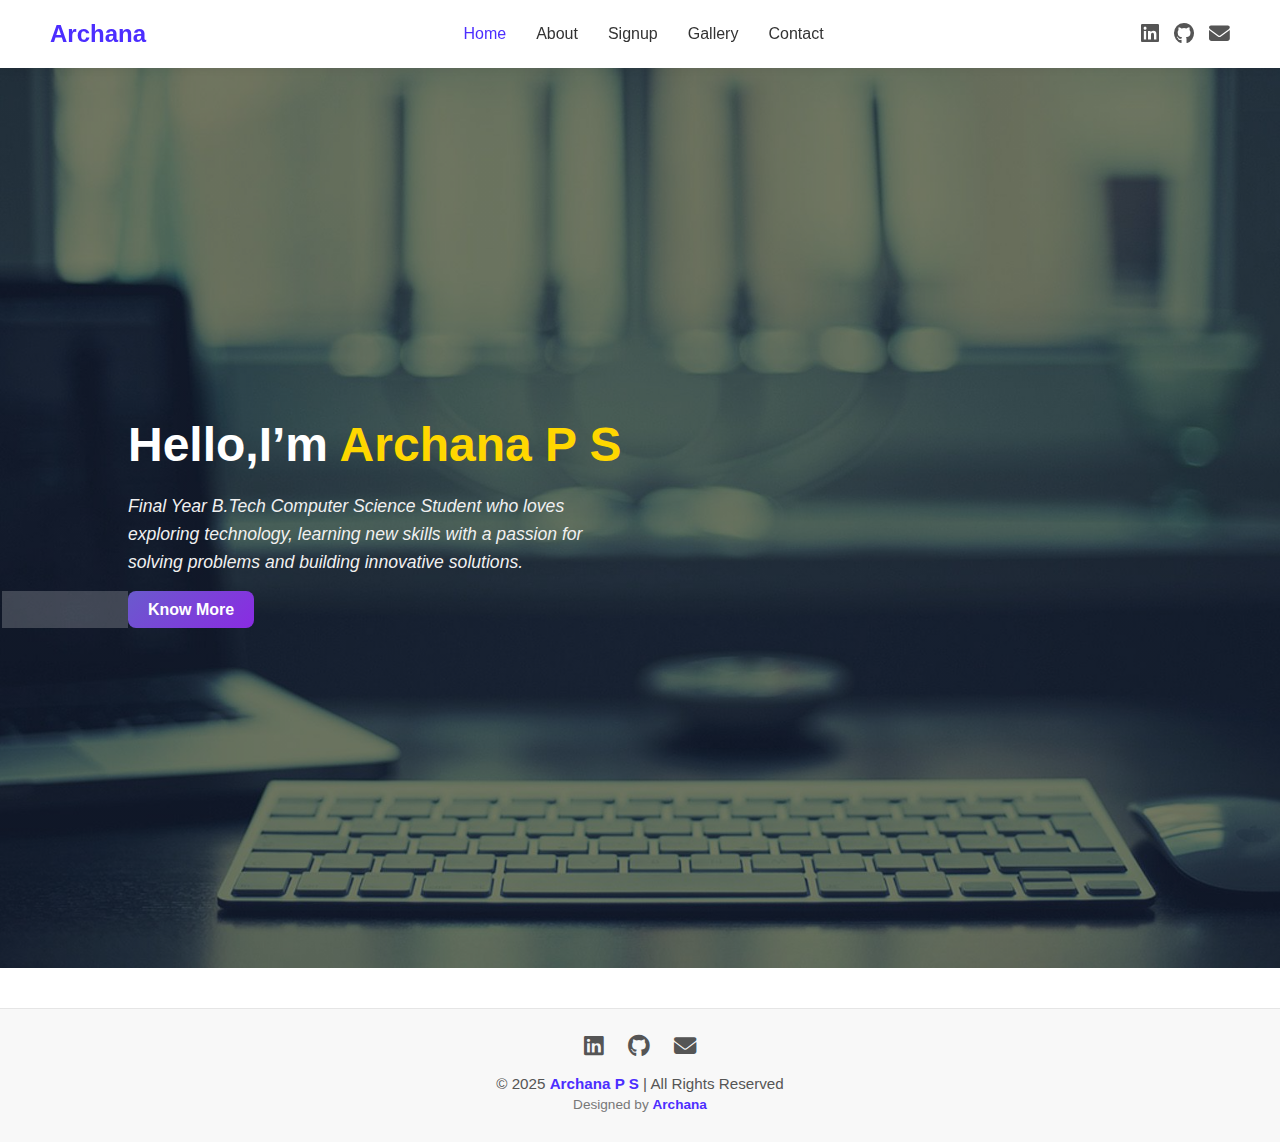
<file: index.html>
<!DOCTYPE html>
<html lang="en">
<head>
  <meta charset="UTF-8">
  <meta name="viewport" content="width=device-width, initial-scale=1.0">
  <title>Archana P S - Portfolio</title>
  <link rel="stylesheet" href="css/style.css">

  <!-- Font Awesome CDN for Icons -->
  <link rel="stylesheet" href="https://cdnjs.cloudflare.com/ajax/libs/font-awesome/6.4.0/css/all.min.css">
</head>
<body>
  <!-- Header -->
  <header>
    <div class="logo">Archana</div>

    <nav>
      <ul>
        <li><a href="index.html" class="active">Home</a></li>
        <li><a href="about.html">About</a></li>
        <li><a href="signup.html">Signup</a></li>
        <li><a href="gallery.html">Gallery</a></li>
        <li><a href="contact.html">Contact</a></li>
      </ul>
    </nav>

    <!-- Social Icons -->
    <div class="social-icons">
      <a href="https://linkedin.com/in/archana-p-s" target="_blank"><i class="fab fa-linkedin"></i></a>
      <a href="https://github.com/archana124git" target="_blank"><i class="fab fa-github"></i></a>
      <a href="mailto:archanaps0000@gmail.com"><i class="fas fa-envelope"></i></a>
    </div>
  </header>

  <!-- Hero Section -->
  <section class="hero">
    <div class="hero-text">
      <h1>Hello,I’m <span>Archana P S</span></h1>
      <p style="font-style: italic;">
        Final Year B.Tech Computer Science Student  who loves exploring technology, learning new skills
        
        with a passion for solving problems and building innovative solutions.
      </p>
      <a href="about.html" class="btn">Know More</a>
    </div>
    
  </section>
  <!-- Footer -->
<footer>
  <div class="footer-social">
    <a href="https://linkedin.com/in/archana-p-s" target="_blank"><i class="fab fa-linkedin"></i></a>
    <a href="https://github.com/archana124git" target="_blank"><i class="fab fa-github"></i></a>
    <a href="mailto:archanaps0000@gmail.com"><i class="fas fa-envelope"></i></a>
  </div>
  <p>&copy; 2025 <span>Archana P S</span> | All Rights Reserved</p>
  <p class="credit">Designed by <span>Archana</span></p>
</footer>

</body>
</html>
</file>
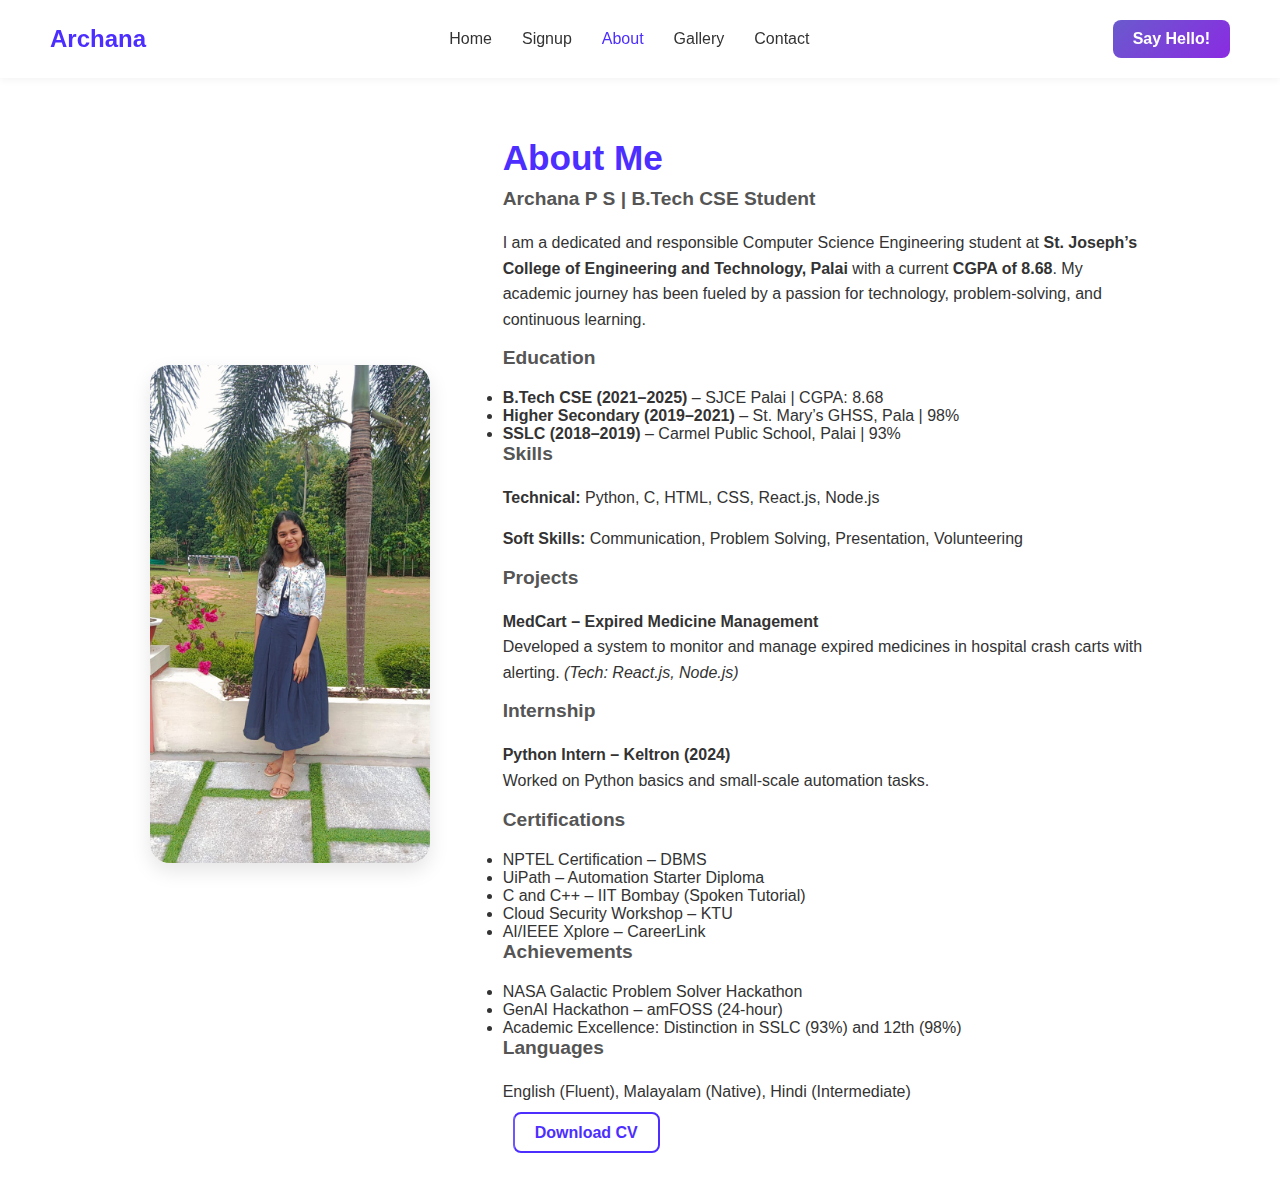
<file: about.html>
<!DOCTYPE html>
<html lang="en">
<head>
  <meta charset="UTF-8">
  <meta name="viewport" content="width=device-width, initial-scale=1.0">
  <title>About Me - Archana P S</title>
  <link rel="stylesheet" href="css/style.css">
</head>
<body>
  <!-- Navigation -->
  <header>
    <div class="logo">Archana</div>
    <nav>
      <ul>
        <li><a href="index.html">Home</a></li>
        <li><a href="signup.html">Signup</a></li>
        <li><a href="about.html" class="active">About</a></li>
        <li><a href="gallery.html">Gallery</a></li>
       
        <li><a href="contact.html">Contact</a></li>
      </ul>
    </nav>
    <a href="contact.html" class="btn">Say Hello!</a>
  </header>

  <!-- About Section -->
  <section class="about">
  <div class="about-left">
    <img src="images/My image.jpg" alt="Archana P S">
    <div class="social-links">
      <a href="https://linkedin.com/in/archana-p-s" target="_blank"><i class="fab fa-linkedin"></i></a>
      <a href="https://github.com/archana124git" target="_blank"><i class="fab fa-github"></i></a>
      <a href="mailto:archanaps0000@gmail.com"><i class="fas fa-envelope"></i></a>
    </div>
  </div>

  <div class="about-right">
    <h2>About Me</h2>
    <h3>Archana P S | B.Tech CSE Student</h3>
    <p>
      I am a dedicated and responsible Computer Science Engineering student at 
      <b>St. Joseph’s College of Engineering and Technology, Palai</b> with a 
      current <b>CGPA of 8.68</b>. My academic journey has been fueled by a 
      passion for technology, problem-solving, and continuous learning.
    </p>

    <h3>Education</h3>
    <ul>
      <li><b>B.Tech CSE (2021–2025)</b> – SJCE Palai | CGPA: 8.68</li>
      <li><b>Higher Secondary (2019–2021)</b> – St. Mary’s GHSS, Pala | 98%</li>
      <li><b>SSLC (2018–2019)</b> – Carmel Public School, Palai | 93%</li>
    </ul>

    <h3>Skills</h3>
    <p><b>Technical:</b> Python, C, HTML, CSS, React.js, Node.js</p>
    <p><b>Soft Skills:</b> Communication, Problem Solving, Presentation, Volunteering</p>

    <h3>Projects</h3>
    <p>
      <b>MedCart – Expired Medicine Management</b><br>
      Developed a system to monitor and manage expired medicines in hospital crash carts 
      with alerting. <i>(Tech: React.js, Node.js)</i>
    </p>

    <h3>Internship</h3>
    <p>
      <b>Python Intern – Keltron (2024)</b><br>
      Worked on Python basics and small-scale automation tasks.
    </p>

    <h3>Certifications</h3>
    <ul>
      <li>NPTEL Certification – DBMS</li>
      <li>UiPath – Automation Starter Diploma</li>
      <li>C and C++ – IIT Bombay (Spoken Tutorial)</li>
      <li>Cloud Security Workshop – KTU</li>
      <li>AI/IEEE Xplore – CareerLink</li>
    </ul>

    <h3>Achievements</h3>
    <ul>
      <li>NASA Galactic Problem Solver Hackathon</li>
      <li>GenAI Hackathon – amFOSS (24-hour)</li>
      <li>Academic Excellence: Distinction in SSLC (93%) and 12th (98%)</li>
    </ul>

    <h3>Languages</h3>
    <p>English (Fluent), Malayalam (Native), Hindi (Intermediate)</p>

    <div class="about-buttons">
      
      <a href="resume/resume.pdf" download class="btn-outline">Download CV</a>
    </div>
  </div>
</section>

</body>
</html>
</file>
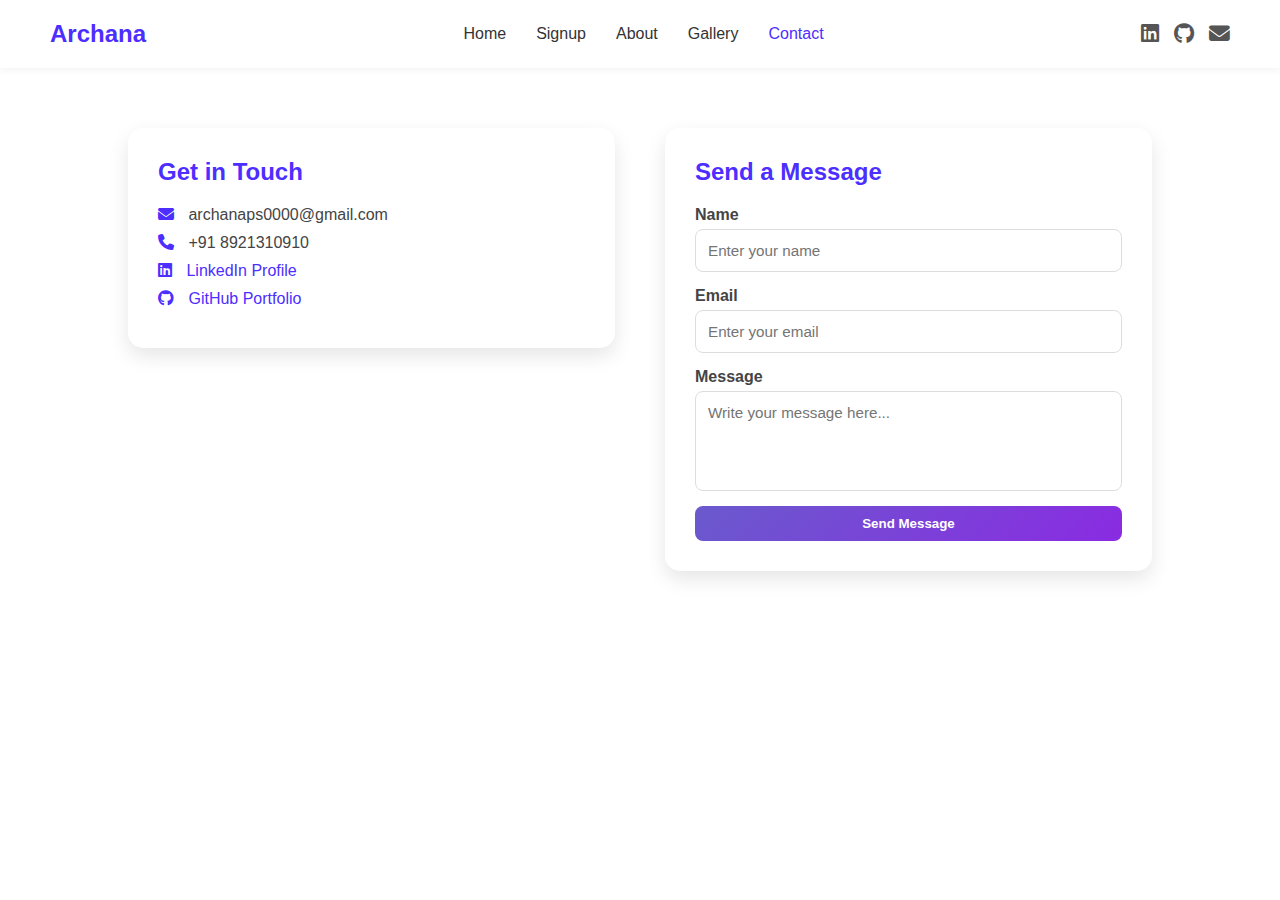
<file: contact.html>
<!DOCTYPE html>
<html lang="en">
<head>
  <meta charset="UTF-8">
  <meta name="viewport" content="width=device-width, initial-scale=1.0">
  <title>Contact - Archana Portfolio</title>
  <link rel="stylesheet" href="css/style.css">

  <!-- Font Awesome for icons -->
  <link rel="stylesheet" href="https://cdnjs.cloudflare.com/ajax/libs/font-awesome/6.4.0/css/all.min.css">
</head>
<body>
  <!-- Header -->
  <header>
    <div class="logo">Archana</div>
    <nav>
      <ul>
        <li><a href="index.html">Home</a></li>
        <li><a href="signup.html">Signup</a></li>
        <li><a href="about.html">About</a></li>
        <li><a href="gallery.html">Gallery</a></li>
        
        <li><a href="contact.html" class="active">Contact</a></li>
      </ul>
    </nav>
    <div class="social-icons">
      <a href="https://linkedin.com/in/archana-p-s" target="_blank"><i class="fab fa-linkedin"></i></a>
      <a href="https://github.com/archana124git" target="_blank"><i class="fab fa-github"></i></a>
      <a href="mailto:archanaps0000@gmail.com"><i class="fas fa-envelope"></i></a>
    </div>
  </header>

  <!-- Contact Section -->
  <section class="contact-section">
    <div class="contact-info">
      <h2>Get in Touch</h2>
      <p><i class="fas fa-envelope"></i> archanaps0000@gmail.com</p>
      <p><i class="fas fa-phone"></i> +91 8921310910</p>
      <p><i class="fab fa-linkedin"></i> <a href="https://linkedin.com/in/archana-p-s" target="_blank">LinkedIn Profile</a></p>
      <p><i class="fab fa-github"></i> <a href="https://github.com/archana124git" target="_blank">GitHub Portfolio</a></p>
    </div>

    <div class="contact-form">
      <h2>Send a Message</h2>
      <form>
        <div class="form-group">
          <label>Name</label>
          <input type="text" placeholder="Enter your name">
        </div>
        <div class="form-group">
          <label>Email</label>
          <input type="email" placeholder="Enter your email">
        </div>
        <div class="form-group">
          <label>Message</label>
          <textarea placeholder="Write your message here..."></textarea>
        </div>
        <button type="submit" class="btn">Send Message</button>
      </form>
    </div>
  </section>
</body>
</html>
</file>
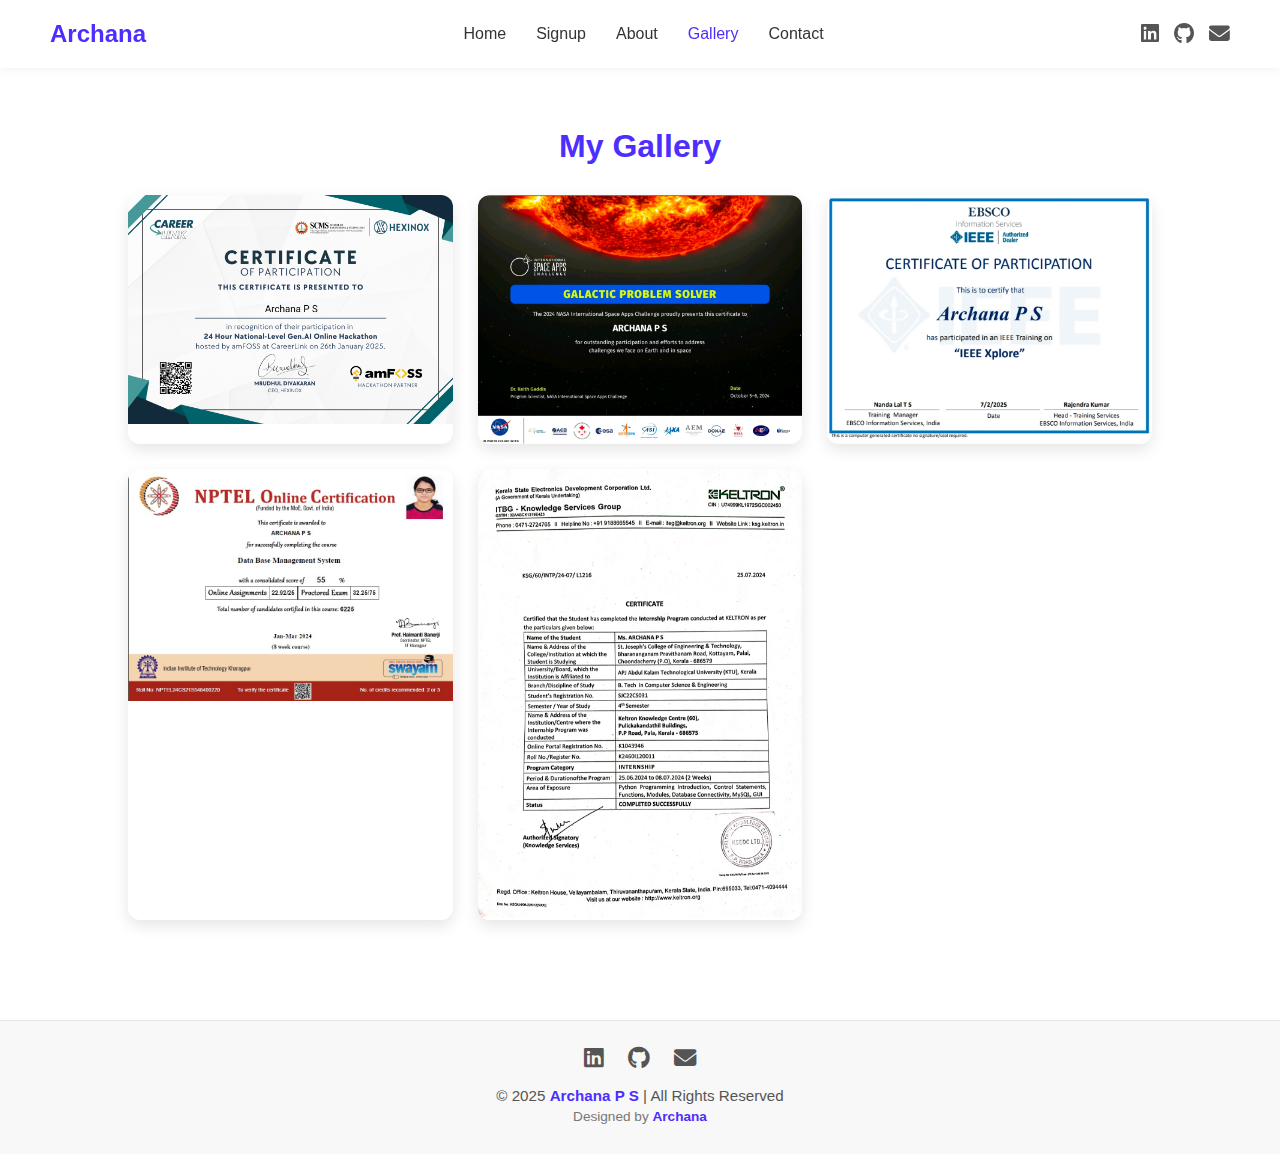
<file: gallery.html>
<!DOCTYPE html>
<html lang="en">
<head>
  <meta charset="UTF-8">
  <meta name="viewport" content="width=device-width, initial-scale=1.0">
  <title>Gallery - Archana Portfolio</title>
  <link rel="stylesheet" href="css/style.css">

  <!-- Font Awesome -->
  <link rel="stylesheet" href="https://cdnjs.cloudflare.com/ajax/libs/font-awesome/6.4.0/css/all.min.css">
</head>
<body>
  <!-- Header -->
  <header>
    <div class="logo">Archana</div>
    <nav>
      <ul>
        <li><a href="index.html">Home</a></li>
        <li><a href="signup.html">Signup</a></li>
        <li><a href="about.html">About</a></li>
        <li><a href="gallery.html" class="active">Gallery</a></li>
        
        <li><a href="contact.html">Contact</a></li>
      </ul>
    </nav>
    <div class="social-icons">
      <a href="https://linkedin.com/in/archana-p-s" target="_blank"><i class="fab fa-linkedin"></i></a>
      <a href="https://github.com/archana124git" target="_blank"><i class="fab fa-github"></i></a>
      <a href="mailto:archanaps0000@gmail.com"><i class="fas fa-envelope"></i></a>
    </div>
  </header>

  <!-- Gallery Section -->
  <section class="gallery-section">
    <h2>My Gallery</h2>
    <div class="gallery-grid">
      <div class="gallery-item"><img src="images/img1.jpg" alt="Project 1"></div>
      <div class="gallery-item"><img src="images/img2.jpg" alt="Hackathon"></div>
      <div class="gallery-item"><img src="images/img3.jpg" alt="College"></div>
      <div class="gallery-item"><img src="images/img4.jpg" alt="Friends"></div>
      <div class="gallery-item"><img src="images/img5.jpg" alt="Achievements"></div>
    
    </div>
  </section>

  <!-- Footer -->
  <footer>
    <div class="footer-social">
      <a href="https://linkedin.com/in/archana-p-s" target="_blank"><i class="fab fa-linkedin"></i></a>
      <a href="https://github.com/archana124git" target="_blank"><i class="fab fa-github"></i></a>
      <a href="mailto:archanaps0000@gmail.com"><i class="fas fa-envelope"></i></a>
    </div>
    <p>&copy; 2025 <span>Archana P S</span> | All Rights Reserved</p>
    <p class="credit">Designed by <span>Archana</span></p>
  </footer>
</body>
</html>
</file>
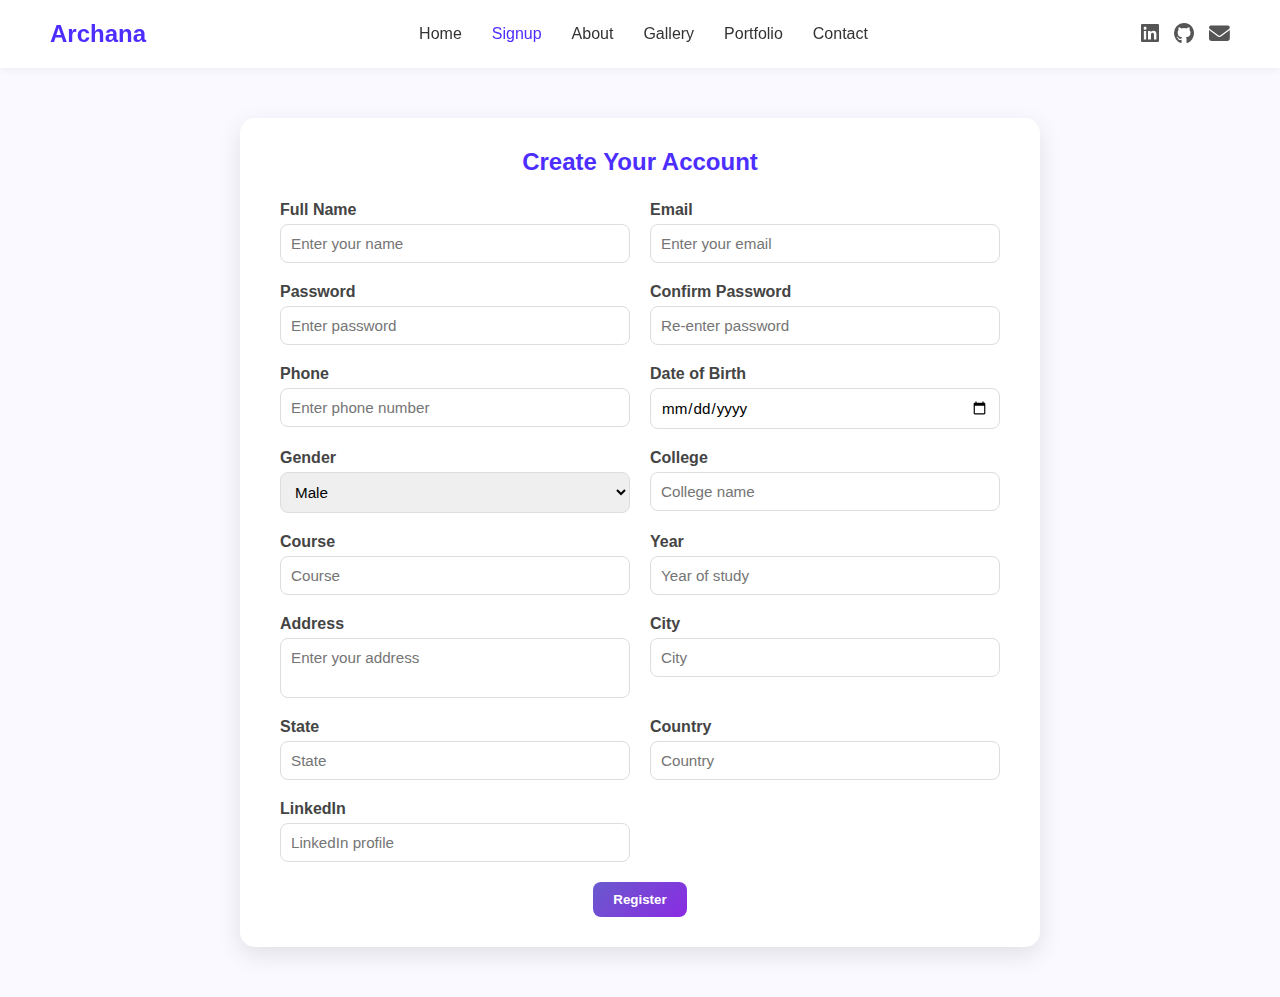
<file: signup.html>
<!DOCTYPE html>
<html lang="en">
<head>
  <meta charset="UTF-8">
  <meta name="viewport" content="width=device-width, initial-scale=1.0">
  <title>Signup - Archana Portfolio</title>
  <link rel="stylesheet" href="css/style.css">

  <!-- Font Awesome for icons -->
  <link rel="stylesheet" href="https://cdnjs.cloudflare.com/ajax/libs/font-awesome/6.4.0/css/all.min.css">
</head>
<body>
  <!-- Header -->
  <header>
    <div class="logo">Archana</div>
    <nav>
      <ul>
        <li><a href="index.html">Home</a></li>
        <li><a href="signup.html" class="active">Signup</a></li>
        <li><a href="about.html">About</a></li>
        <li><a href="gallery.html">Gallery</a></li>
        <li><a href="portfolio.html">Portfolio</a></li>
        <li><a href="contact.html">Contact</a></li>
      </ul>
    </nav>
    <div class="social-icons">
      <a href="https://linkedin.com/in/archana-p-s" target="_blank"><i class="fab fa-linkedin"></i></a>
      <a href="https://github.com/archana124git" target="_blank"><i class="fab fa-github"></i></a>
      <a href="mailto:archanaps0000@gmail.com"><i class="fas fa-envelope"></i></a>
    </div>
  </header>

  <!-- Signup Form -->
  <section class="signup-section">
    <div class="form-card">
      <h2>Create Your Account</h2>
      <form>
        <div class="form-grid">
          <div class="form-group">
            <label>Full Name</label>
            <input type="text" placeholder="Enter your name">
          </div>
          <div class="form-group">
            <label>Email</label>
            <input type="email" placeholder="Enter your email">
          </div>
          <div class="form-group">
            <label>Password</label>
            <input type="password" placeholder="Enter password">
          </div>
          <div class="form-group">
            <label>Confirm Password</label>
            <input type="password" placeholder="Re-enter password">
          </div>
          <div class="form-group">
            <label>Phone</label>
            <input type="tel" placeholder="Enter phone number">
          </div>
          <div class="form-group">
            <label>Date of Birth</label>
            <input type="date">
          </div>
          <div class="form-group">
            <label>Gender</label>
            <select>
              <option>Male</option>
              <option>Female</option>
              <option>Other</option>
            </select>
          </div>
          <div class="form-group">
            <label>College</label>
            <input type="text" placeholder="College name">
          </div>
          <div class="form-group">
            <label>Course</label>
            <input type="text" placeholder="Course">
          </div>
          <div class="form-group">
            <label>Year</label>
            <input type="number" placeholder="Year of study">
          </div>
          <div class="form-group">
            <label>Address</label>
            <textarea placeholder="Enter your address"></textarea>
          </div>
          <div class="form-group">
            <label>City</label>
            <input type="text" placeholder="City">
          </div>
          <div class="form-group">
            <label>State</label>
            <input type="text" placeholder="State">
          </div>
          <div class="form-group">
            <label>Country</label>
            <input type="text" placeholder="Country">
          </div>
          <div class="form-group">
            <label>LinkedIn</label>
            <input type="url" placeholder="LinkedIn profile">
          </div>
        </div>
        <button type="submit" class="btn">Register</button>
      </form>
    </div>
  </section>
</body>
</html>
</file>
<file: css/style.css>
/* General Reset */
* {
  margin: 0; padding: 0;
  box-sizing: border-box;
  font-family: "Segoe UI", Arial, sans-serif;
}

body {
  background: #fff;
  color: #333;
}

/* Header */
header {
  display: flex;
  justify-content: space-between;
  align-items: center;
  padding: 20px 50px;
  background: #fff;
  position: sticky;
  top: 0;
  z-index: 1000;
  box-shadow: 0 2px 8px rgba(0,0,0,0.05);
}

.logo {
  font-size: 1.5rem;
  font-weight: bold;
  color: #4C2EFF;
}

nav ul {
  display: flex;
  list-style: none;
}

nav ul li {
  margin: 0 15px;
}

nav ul li a {
  text-decoration: none;
  color: #333;
  font-weight: 500;
  transition: color 0.3s;
}

nav ul li a:hover,
nav ul li a.active {
  color: #4C2EFF;
}

.btn {
  background: linear-gradient(135deg, #6A5ACD, #8A2BE2);
  color: white;
  padding: 10px 20px;
  border-radius: 8px;
  text-decoration: none;
  font-weight: bold;
  transition: background 0.3s ease;
}

.btn:hover {
  background: linear-gradient(135deg, #8A2BE2, #6A5ACD);
}

/* Hero Section */
.hero {
  display: flex;
  justify-content: space-between;
  align-items: center;
  padding: 60px 10%;
  min-height: 90vh;
  background: linear-gradient(135deg, #fff 70%, #f3e9ff 100%);
}

.hero-text {
  flex: 1;
  max-width: 50%;
}

.hero-text h1 {
  font-size: 3rem;
  margin-bottom: 20px;
}

.hero-text h1 span {
  color: #4C2EFF;
}

.hero-text p {
  font-size: 1.1rem;
  margin-bottom: 25px;
  line-height: 1.6;
}

.hero-img {
  flex: 1;
  display: flex;
  justify-content: center;
}

.hero-img img {
  width: 320px;
  height: auto;
  border-radius: 15px;
  box-shadow: 0 10px 25px rgba(0,0,0,0.1);
  transition: transform 0.3s ease;
}

.hero-img img:hover {
  transform: scale(1.05);
}
/* Hero Section with Background Image */
.hero {
  display: flex;
  justify-content: space-between;
  align-items: center;
  min-height: 100vh;
  padding: 60px 10%;
  
  background: linear-gradient(rgba(0,0,0,0.5), rgba(0,0,0,0.5)),
              url("../images/header-background.jpg") no-repeat center center;
  background-size: cover;
  color: white;
}

.hero-text h1 span {
  color: #FFD700; /* gold accent to pop on dark bg */
}

.hero-text p {
  color: #f0f0f0;
}

/* Responsive */
@media (max-width: 768px) {
  header {
    flex-direction: column;
  }

  nav ul {
    flex-direction: column;
    margin-top: 10px;
  }

  .hero {
    flex-direction: column;
    text-align: center;
  }

  .hero-text, .hero-img {
    max-width: 100%;
  }

  .hero-text h1 {
    font-size: 2rem;
  }

  .hero-img img {
    width: 220px;
  }
}
/* About Section */
.about {
  display: flex;
  align-items: center;
  justify-content: center;
  padding: 60px 10%;
  gap: 50px;
  flex-wrap: wrap;
}

.about-left {
  flex: 1;
  text-align: center;
}

.about-left img {
  width: 280px;
  border-radius: 20px;
  box-shadow: 0 8px 20px rgba(0,0,0,0.1);
  margin-bottom: 20px;
}

.social-links a {
  margin: 0 10px;
  font-size: 1.5rem;
  text-decoration: none;
  transition: transform 0.3s;
}

.social-links a:hover {
  transform: scale(1.2);
}

.about-right {
  flex: 2;
}

.about-right h2 {
  font-size: 2.2rem;
  margin-bottom: 10px;
  color: #4C2EFF;
}

.about-right h3 {
  font-size: 1.2rem;
  margin-bottom: 20px;
  color: #555;
}

.about-right p {
  font-size: 1rem;
  line-height: 1.6;
  margin-bottom: 15px;
}

.about-buttons {
  margin-top: 20px;
}

.btn-outline {
  border: 2px solid #4C2EFF;
  padding: 10px 20px;
  border-radius: 8px;
  text-decoration: none;
  color: #4C2EFF;
  font-weight: bold;
  margin-left: 10px;
  transition: background 0.3s, color 0.3s;
}

.btn-outline:hover {
  background: #4C2EFF;
  color: #fff;
}

/* Responsive */
@media (max-width: 768px) {
  .about {
    flex-direction: column;
    text-align: center;
  }

  .about-right {
    margin-top: 20px;
  }
}
/* Header Layout */
header {
  display: flex;
  justify-content: space-between;
  align-items: center;
  padding: 20px 50px;
  background: #fff;
  position: sticky;
  top: 0;
  z-index: 1000;
  box-shadow: 0 2px 8px rgba(0,0,0,0.05);
}

.logo {
  font-size: 1.5rem;
  font-weight: bold;
  color: #4C2EFF;
}

nav ul {
  display: flex;
  list-style: none;
}

nav ul li {
  margin: 0 15px;
}

nav ul li a {
  text-decoration: none;
  color: #333;
  font-weight: 500;
  transition: color 0.3s;
}

nav ul li a:hover,
nav ul li a.active {
  color: #4C2EFF;
}

/* Social Icons */
.social-icons {
  display: flex;
  gap: 15px;
}

.social-icons a {
  font-size: 1.3rem;
  color: #555;
  transition: color 0.3s, transform 0.3s;
}

.social-icons a:hover {
  color: #4C2EFF;
  transform: scale(1.2);
}

/* Signup Page */
.signup-section {
  display: flex;
  justify-content: center;
  align-items: center;
  padding: 50px 20px;
  background: #f9f9ff;
}

.form-card {
  background: #fff;
  padding: 30px 40px;
  border-radius: 15px;
  box-shadow: 0 8px 25px rgba(0,0,0,0.1);
  max-width: 800px;
  width: 100%;
}

.form-card h2 {
  text-align: center;
  margin-bottom: 25px;
  color: #4C2EFF;
}

.form-grid {
  display: grid;
  grid-template-columns: repeat(auto-fit, minmax(250px, 1fr));
  gap: 20px;
}

.form-group {
  display: flex;
  flex-direction: column;
}

.form-group label {
  font-weight: 600;
  margin-bottom: 5px;
  color: #444;
}

.form-group input,
.form-group select,
.form-group textarea {
  padding: 10px;
  border: 1px solid #ddd;
  border-radius: 8px;
  font-size: 0.95rem;
  transition: border 0.3s;
}

.form-group input:focus,
.form-group select:focus,
.form-group textarea:focus {
  border-color: #4C2EFF;
  outline: none;
}

textarea {
  resize: none;
  min-height: 60px;
}

button.btn {
  display: block;
  margin: 20px auto 0;
  background: linear-gradient(135deg, #6A5ACD, #8A2BE2);
  border: none;
  cursor: pointer;
}
/* Contact Page */
.contact-section {
  display: flex;
  justify-content: center;
  align-items: flex-start;
  padding: 60px 10%;
  gap: 50px;
  flex-wrap: wrap;
}

.contact-info, .contact-form {
  flex: 1;
  min-width: 300px;
  background: #fff;
  padding: 30px;
  border-radius: 15px;
  box-shadow: 0 8px 20px rgba(0,0,0,0.1);
}

.contact-info h2,
.contact-form h2 {
  margin-bottom: 20px;
  color: #4C2EFF;
}

.contact-info p {
  margin: 10px 0;
  font-size: 1rem;
  color: #444;
}

.contact-info i {
  margin-right: 10px;
  color: #4C2EFF;
}

.contact-info a {
  color: #4C2EFF;
  text-decoration: none;
}

.contact-info a:hover {
  text-decoration: underline;
}

.contact-form .form-group {
  display: flex;
  flex-direction: column;
  margin-bottom: 15px;
}

.contact-form label {
  font-weight: 600;
  margin-bottom: 5px;
  color: #444;
}

.contact-form input,
.contact-form textarea {
  padding: 12px;
  border: 1px solid #ddd;
  border-radius: 8px;
  font-size: 0.95rem;
  transition: border 0.3s;
}

.contact-form input:focus,
.contact-form textarea:focus {
  border-color: #4C2EFF;
  outline: none;
}

.contact-form textarea {
  min-height: 100px;
  resize: none;
}

.contact-form button.btn {
  margin-top: 10px;
  width: 100%;
  background: linear-gradient(135deg, #6A5ACD, #8A2BE2);
  border: none;
  cursor: pointer;
}
/* ===== Animations ===== */

/* Fade-in on load */
@keyframes fadeIn {
  from { opacity: 0; transform: translateY(20px); }
  to { opacity: 1; transform: translateY(0); }
}

/* Slide-in from left */
@keyframes slideInLeft {
  from { opacity: 0; transform: translateX(-50px); }
  to { opacity: 1; transform: translateX(0); }
}

/* Slide-in from right */
@keyframes slideInRight {
  from { opacity: 0; transform: translateX(50px); }
  to { opacity: 1; transform: translateX(0); }
}

/* Apply animations */
.contact-info {
  animation: slideInLeft 1s ease forwards;
}

.contact-form {
  animation: slideInRight 1s ease forwards;
}

/* Make section fade in */
.contact-section {
  animation: fadeIn 1.2s ease-in-out;
}

/* Button hover effect */
.btn {
  position: relative;
  overflow: hidden;
  z-index: 1;
  transition: transform 0.3s;
}

.btn:hover {
  transform: scale(1.05);
}

.btn::after {
  content: "";
  position: absolute;
  top: 0; left: -100%;
  width: 100%; height: 100%;
  background: rgba(255,255,255,0.2);
  transition: left 0.4s;
  z-index: -1;
}

.btn:hover::after {
  left: 0;
}
/* ===== Global Animations ===== */

/* Fade-in from bottom */
@keyframes fadeInUp {
  from { opacity: 0; transform: translateY(30px); }
  to { opacity: 1; transform: translateY(0); }
}

/* Slide from left */
@keyframes slideInLeft {
  from { opacity: 0; transform: translateX(-50px); }
  to { opacity: 1; transform: translateX(0); }
}

/* Slide from right */
@keyframes slideInRight {
  from { opacity: 0; transform: translateX(50px); }
  to { opacity: 1; transform: translateX(0); }
}

/* Apply animations to sections */
section {
  animation: fadeInUp 1s ease both;
}

/* Hero section (Home) */
.hero-text {
  animation: slideInLeft 1s ease both;
}
.hero-img {
  animation: slideInRight 1s ease both;
}

/* About Page */
.about-left {
  animation: slideInLeft 1s ease both;
}
.about-right {
  animation: slideInRight 1s ease both;
}

/* Gallery Page */
.gallery img {
  opacity: 0;
  transform: scale(0.9);
  animation: fadeInUp 0.8s ease forwards;
}
.gallery img:nth-child(1) { animation-delay: 0.2s; }
.gallery img:nth-child(2) { animation-delay: 0.4s; }
.gallery img:nth-child(3) { animation-delay: 0.6s; }

/* Signup Page */
.signup-section {
  animation: fadeInUp 1s ease both;
}

/* Contact Page (already styled earlier) */
.contact-info {
  animation: slideInLeft 1s ease both;
}
.contact-form {
  animation: slideInRight 1s ease both;
}

/* Buttons */
.btn, .btn-outline {
  position: relative;
  overflow: hidden;
  transition: transform 0.3s ease;
}
.btn:hover, .btn-outline:hover {
  transform: scale(1.05);
}
.btn::after, .btn-outline::after {
  content: "";
  position: absolute;
  top: 0; left: -100%;
  width: 100%; height: 100%;
  background: rgba(255,255,255,0.2);
  transition: left 0.4s;
}
.btn:hover::after, .btn-outline:hover::after {
  left: 0;
}
/* Footer */
footer {
  background: #f8f8f8;
  text-align: center;
  padding: 25px 15px;
  margin-top: 40px;
  border-top: 1px solid #e5e5e5;
}

footer p {
  margin: 5px 0;
  color: #555;
  font-size: 0.95rem;
}

footer p span {
  color: #4C2EFF;
  font-weight: 600;
}

.footer-social {
  margin-bottom: 15px;
}

.footer-social a {
  margin: 0 10px;
  font-size: 1.4rem;
  color: #555;
  transition: color 0.3s, transform 0.3s;
}

.footer-social a:hover {
  color: #4C2EFF;
  transform: scale(1.2);
}

.credit {
  font-size: 0.85rem;
  color: #777;
}
/* Gallery Page */
.gallery-section {
  padding: 60px 10%;
  text-align: center;
}

.gallery-section h2 {
  font-size: 2rem;
  margin-bottom: 30px;
  color: #4C2EFF;
}

.gallery-grid {
  display: grid;
  grid-template-columns: repeat(auto-fit, minmax(280px, 1fr));
  gap: 25px;
}

.gallery-item {
  overflow: hidden;
  border-radius: 12px;
  box-shadow: 0 6px 15px rgba(0,0,0,0.1);
  background: #fff;
}

.gallery-item img {
  width: 100%;
  height: auto;
  display: block;
  transition: transform 0.4s ease;
}

.gallery-item img:hover {
  transform: scale(1.1);
}
</file>
